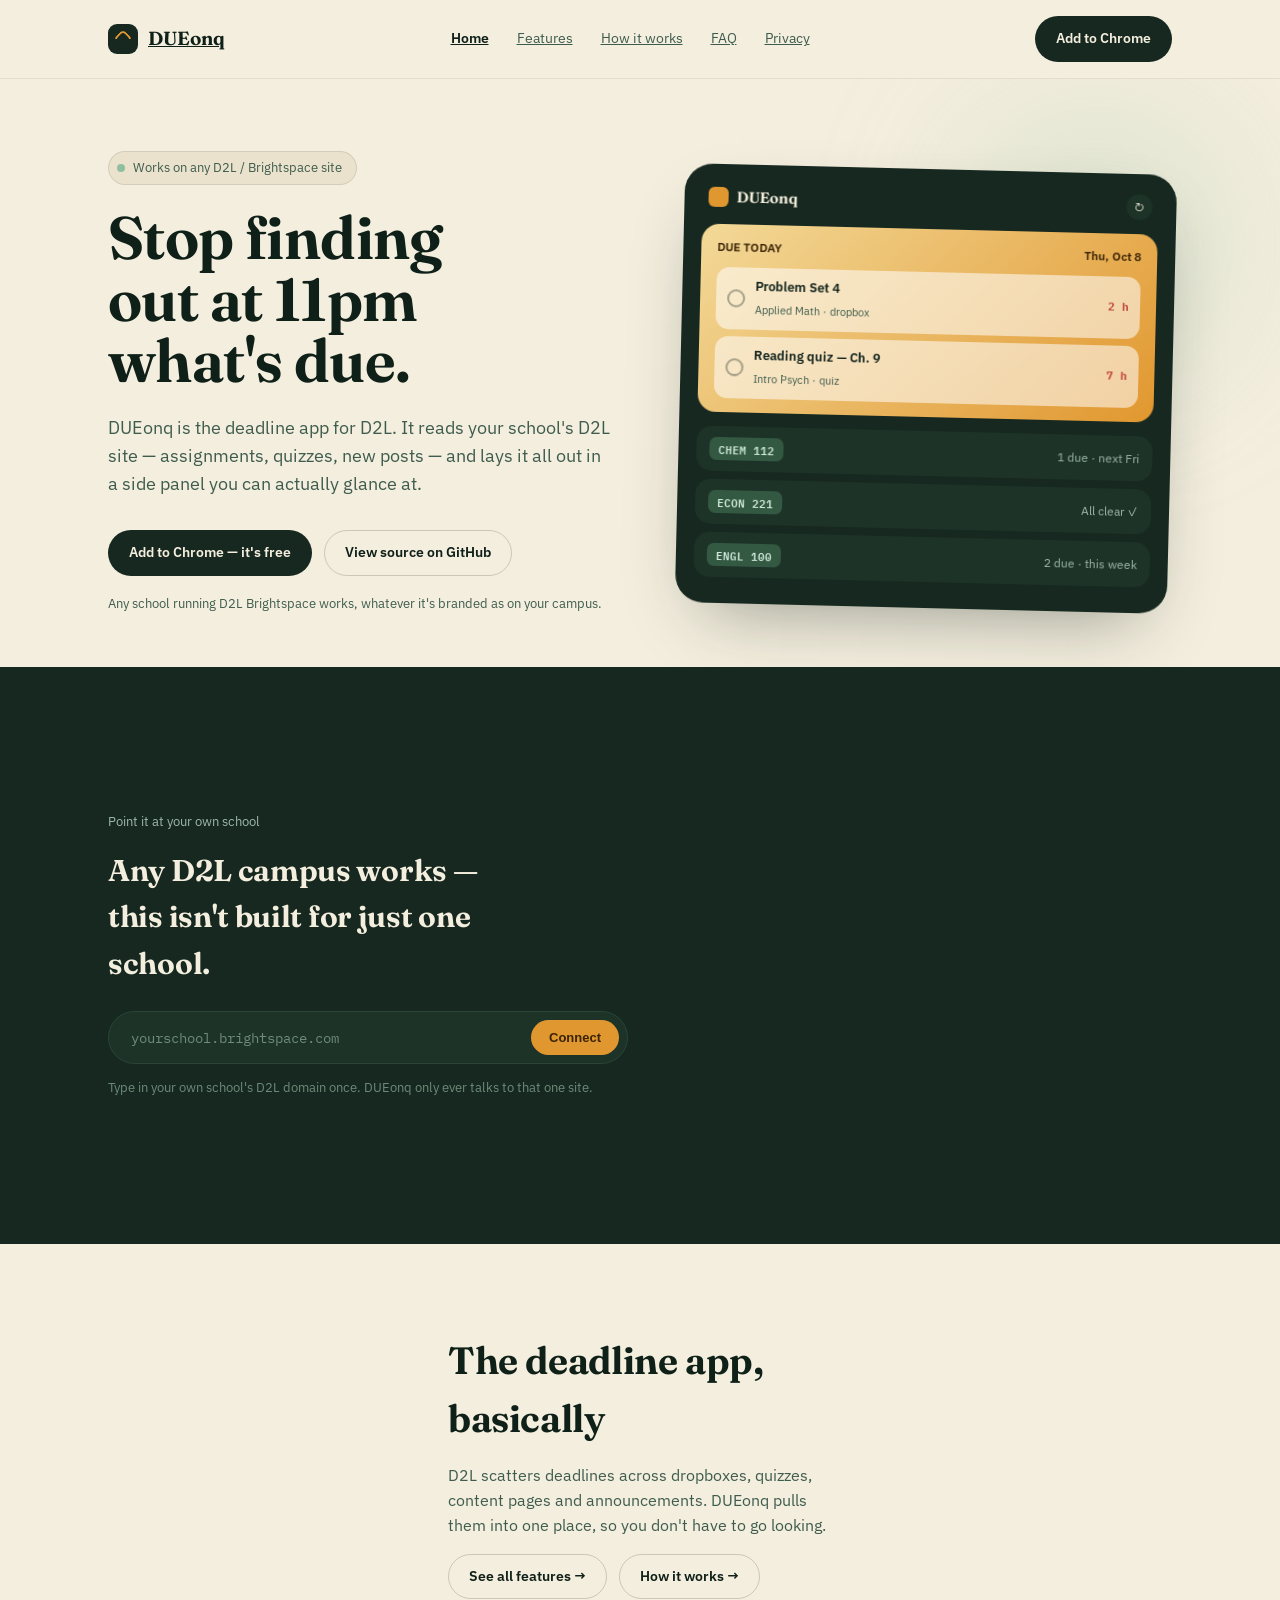
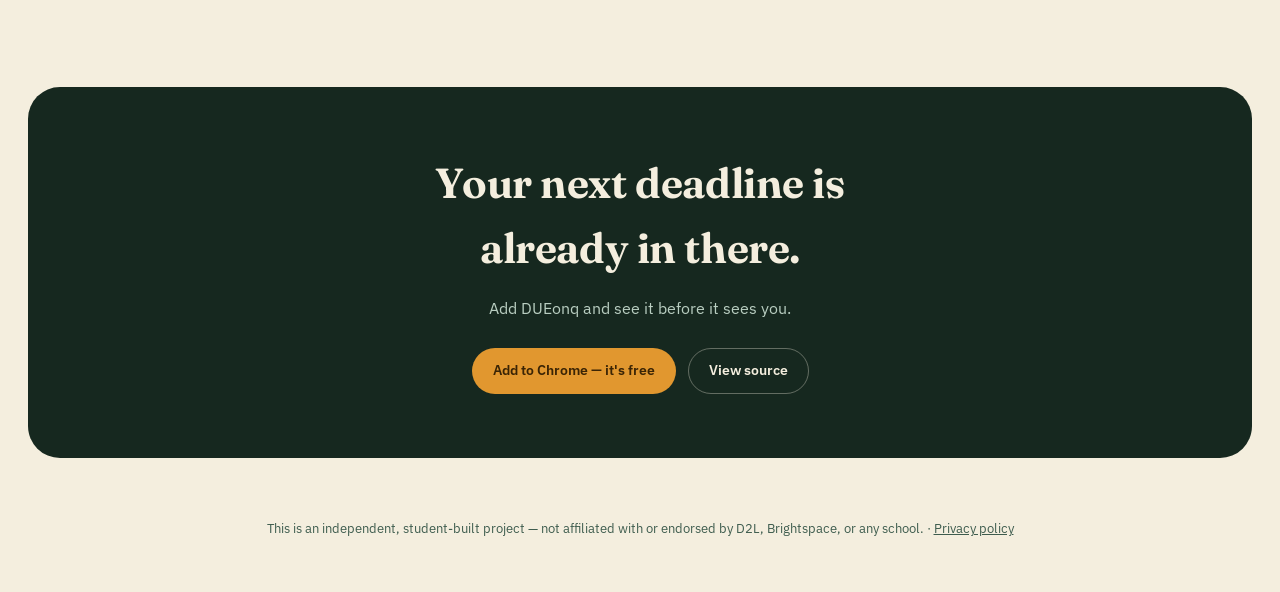
<file: index.html>
<!doctype html>
<html lang="en">
<head>
<meta name="google-site-verification" content="hMUTcQ-YqDeDLr-ZEizUN909sTgo_wmSA85USTtImL0" />
<meta charset="utf-8">
<meta name="viewport" content="width=device-width, initial-scale=1">
<title>DUEonq — Your D2L deadlines, sorted</title>
<meta name="description" content="DUEonq pulls every assignment, quiz and announcement from your school's D2L / Brightspace site into one Chrome side panel. Works on any D2L campus.">
<link rel="preconnect" href="https://fonts.googleapis.com">
<link rel="preconnect" href="https://fonts.gstatic.com" crossorigin>
<link href="https://fonts.googleapis.com/css2?family=Fraunces:opsz,wght@9..144,400;9..144,560;9..144,650&family=IBM+Plex+Sans:wght@400;500;600&family=IBM+Plex+Mono:wght@500;600&display=swap" rel="stylesheet">
<link rel="stylesheet" href="styles.css">
</head>
<body>

<nav class="top">
  <div class="row">
    <a class="brand" href="index.html"><span class="mark"></span>DUEonq</a>
    <div class="links">
      <a href="index.html" class="on">Home</a>
      <a href="features.html">Features</a>
      <a href="how-it-works.html">How it works</a>
      <a href="faq.html">FAQ</a>
      <a href="privacy.html">Privacy</a>
    </div>
    <a class="btn btn-dark" href="#">Add to Chrome</a>
  </div>
</nav>

<header class="hero">
  <div class="wrap hero-grid">
    <div>
      <span class="eyebrow-pill"><span class="dot"></span>Works on any D2L / Brightspace site</span>
      <h1 class="hero-h">Stop finding<br>out at 11pm<br>what's due.</h1>
      <p class="lead">DUEonq is the deadline app for D2L. It reads your school's D2L site — assignments, quizzes, new posts — and lays it all out in a side panel you can actually glance at.</p>
      <div class="hero-cta">
        <a class="btn btn-dark" href="#">Add to Chrome — it's free</a>
        <a class="btn btn-ghost" href="https://github.com/" target="_blank" rel="noopener">View source on GitHub</a>
      </div>
      <p class="hero-note">Any school running D2L Brightspace works, whatever it's branded as on your campus.</p>
    </div>
    <div class="mock-wrap">
      <div class="mock-glow"></div>
      <div class="mock">
        <div class="mock-top">
          <div class="mock-brand"><span class="m"></span>DUEonq</div>
          <div class="mock-dot">↻</div>
        </div>
        <div class="mock-hero">
          <div class="h"><span>DUE TODAY</span><span>Thu, Oct 8</span></div>
          <div class="mock-item">
            <span class="c"></span>
            <span class="t"><b>Problem Set 4</b><span>Applied Math · dropbox</span></span>
            <span class="w">2 h</span>
          </div>
          <div class="mock-item">
            <span class="c"></span>
            <span class="t"><b>Reading quiz — Ch. 9</b><span>Intro Psych · quiz</span></span>
            <span class="w">7 h</span>
          </div>
        </div>
        <div class="mock-course"><span class="code">CHEM 112</span><span class="n">1 due · next Fri</span></div>
        <div class="mock-course"><span class="code">ECON 221</span><span class="n">All clear ✓</span></div>
        <div class="mock-course"><span class="code">ENGL 100</span><span class="n">2 due · this week</span></div>
      </div>
    </div>
  </div>
</header>

<section class="strip">
  <div class="wrap">
    <p class="k">Point it at your own school</p>
    <h2 style="color:var(--paper); font-size:clamp(22px,2.6vw,30px); max-width:20ch;">Any D2L campus works — this isn't built for just one school.</h2>
    <div class="try" style="margin-top:24px;">
      <input type="text" class="mono" placeholder="yourschool.brightspace.com" aria-label="Your school's D2L domain">
      <button type="button">Connect</button>
    </div>
    <p class="sub">Type in your own school's D2L domain once. DUEonq only ever talks to that one site.</p>
  </div>
</section>

<section>
  <div class="wrap feat-head">
    <h2>The deadline app, basically</h2>
    <p>D2L scatters deadlines across dropboxes, quizzes, content pages and announcements. DUEonq pulls them into one place, so you don't have to go looking.</p>
    <div class="hero-cta" style="margin-top:8px;">
      <a class="btn btn-ghost" href="features.html">See all features →</a>
      <a class="btn btn-ghost" href="how-it-works.html">How it works →</a>
    </div>
  </div>
</section>

<div class="cta-block">
  <h2>Your next deadline is already in there.</h2>
  <p>Add DUEonq and see it before it sees you.</p>
  <div class="hero-cta">
    <a class="btn btn-amber" href="#">Add to Chrome — it's free</a>
    <a class="btn btn-outline" href="https://github.com/" target="_blank" rel="noopener">View source</a>
  </div>
</div>

<footer class="site">
  <p>This is an independent, student-built project — not affiliated with or endorsed by D2L, Brightspace, or any school. · <a href="privacy.html">Privacy policy</a></p>
</footer>

</body>
</html>
</file>
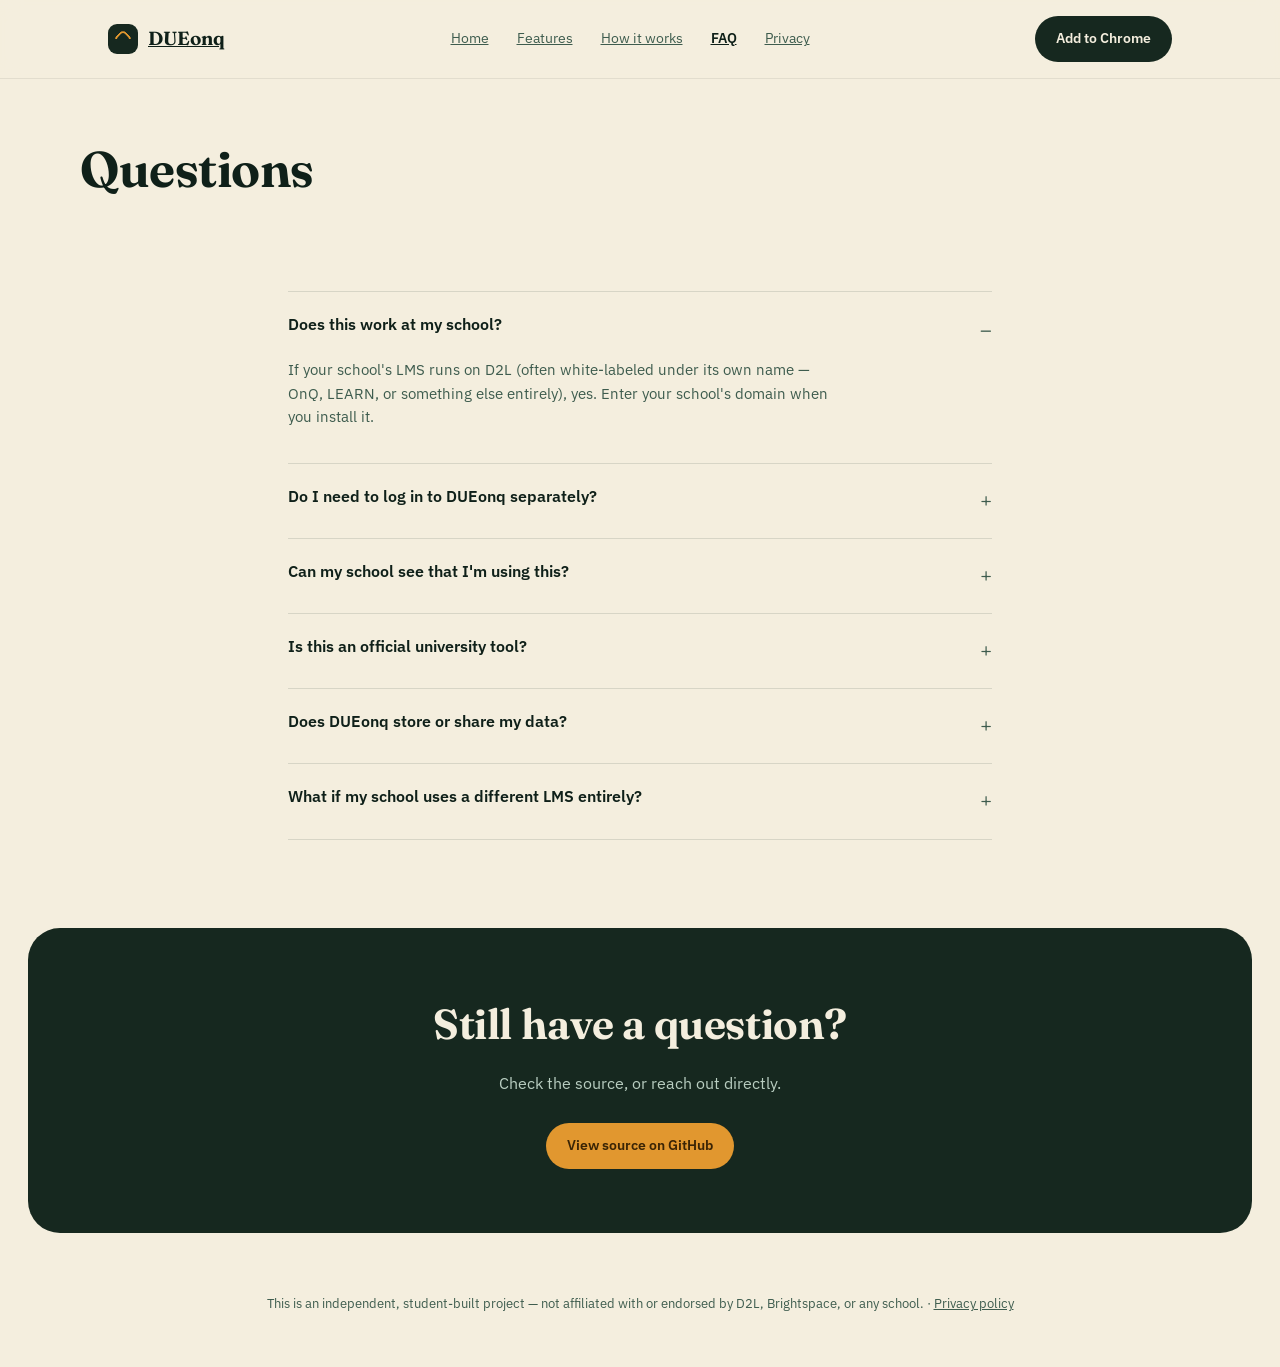
<file: faq.html>
<!doctype html>
<html lang="en">
<head>
<meta charset="utf-8">
<meta name="viewport" content="width=device-width, initial-scale=1">
<title>FAQ — DUEonq</title>
<meta name="description" content="Answers about whether DUEonq works at your school, what data it reads, and how it handles your D2L login.">
<link rel="preconnect" href="https://fonts.googleapis.com">
<link rel="preconnect" href="https://fonts.gstatic.com" crossorigin>
<link href="https://fonts.googleapis.com/css2?family=Fraunces:opsz,wght@9..144,400;9..144,560;9..144,650&family=IBM+Plex+Sans:wght@400;500;600&family=IBM+Plex+Mono:wght@500;600&display=swap" rel="stylesheet">
<link rel="stylesheet" href="styles.css">
</head>
<body>

<nav class="top">
  <div class="row">
    <a class="brand" href="index.html"><span class="mark"></span>DUEonq</a>
    <div class="links">
      <a href="index.html">Home</a>
      <a href="features.html">Features</a>
      <a href="how-it-works.html">How it works</a>
      <a href="faq.html" class="on">FAQ</a>
      <a href="privacy.html">Privacy</a>
    </div>
    <a class="btn btn-dark" href="#">Add to Chrome</a>
  </div>
</nav>

<div class="wrap page-head">
  <h1>Questions</h1>
</div>

<section>
  <div class="wrap faq">
    <details open>
      <summary>Does this work at my school?</summary>
      <p>If your school's LMS runs on D2L (often white-labeled under its own name — OnQ, LEARN, or something else entirely), yes. Enter your school's domain when you install it.</p>
    </details>
    <details>
      <summary>Do I need to log in to DUEonq separately?</summary>
      <p>No. It reads your existing, already-logged-in D2L session in your browser — there's no separate account to create.</p>
    </details>
    <details>
      <summary>Can my school see that I'm using this?</summary>
      <p>DUEonq makes the same kind of requests your browser already makes when you click around D2L. It doesn't identify itself as anything unusual, and it doesn't add, change, or submit anything on your behalf.</p>
    </details>
    <details>
      <summary>Is this an official university tool?</summary>
      <p>No. DUEonq is an independent, student-built project and isn't affiliated with or endorsed by any university, D2L, or Brightspace.</p>
    </details>
    <details>
      <summary>Does DUEonq store or share my data?</summary>
      <p>Everything stays in your browser's local storage. There's no server to send it to. See the <a href="privacy.html">privacy policy</a> for the full breakdown.</p>
    </details>
    <details>
      <summary>What if my school uses a different LMS entirely?</summary>
      <p>DUEonq only works with D2L / Brightspace. It won't work on Canvas, Moodle, or Blackboard's own platform.</p>
    </details>
  </div>
</section>

<div class="cta-block">
  <h2>Still have a question?</h2>
  <p>Check the source, or reach out directly.</p>
  <div class="hero-cta">
    <a class="btn btn-amber" href="https://github.com/" target="_blank" rel="noopener">View source on GitHub</a>
  </div>
</div>

<footer class="site">
  <p>This is an independent, student-built project — not affiliated with or endorsed by D2L, Brightspace, or any school. · <a href="privacy.html">Privacy policy</a></p>
</footer>

</body>
</html>
</file>
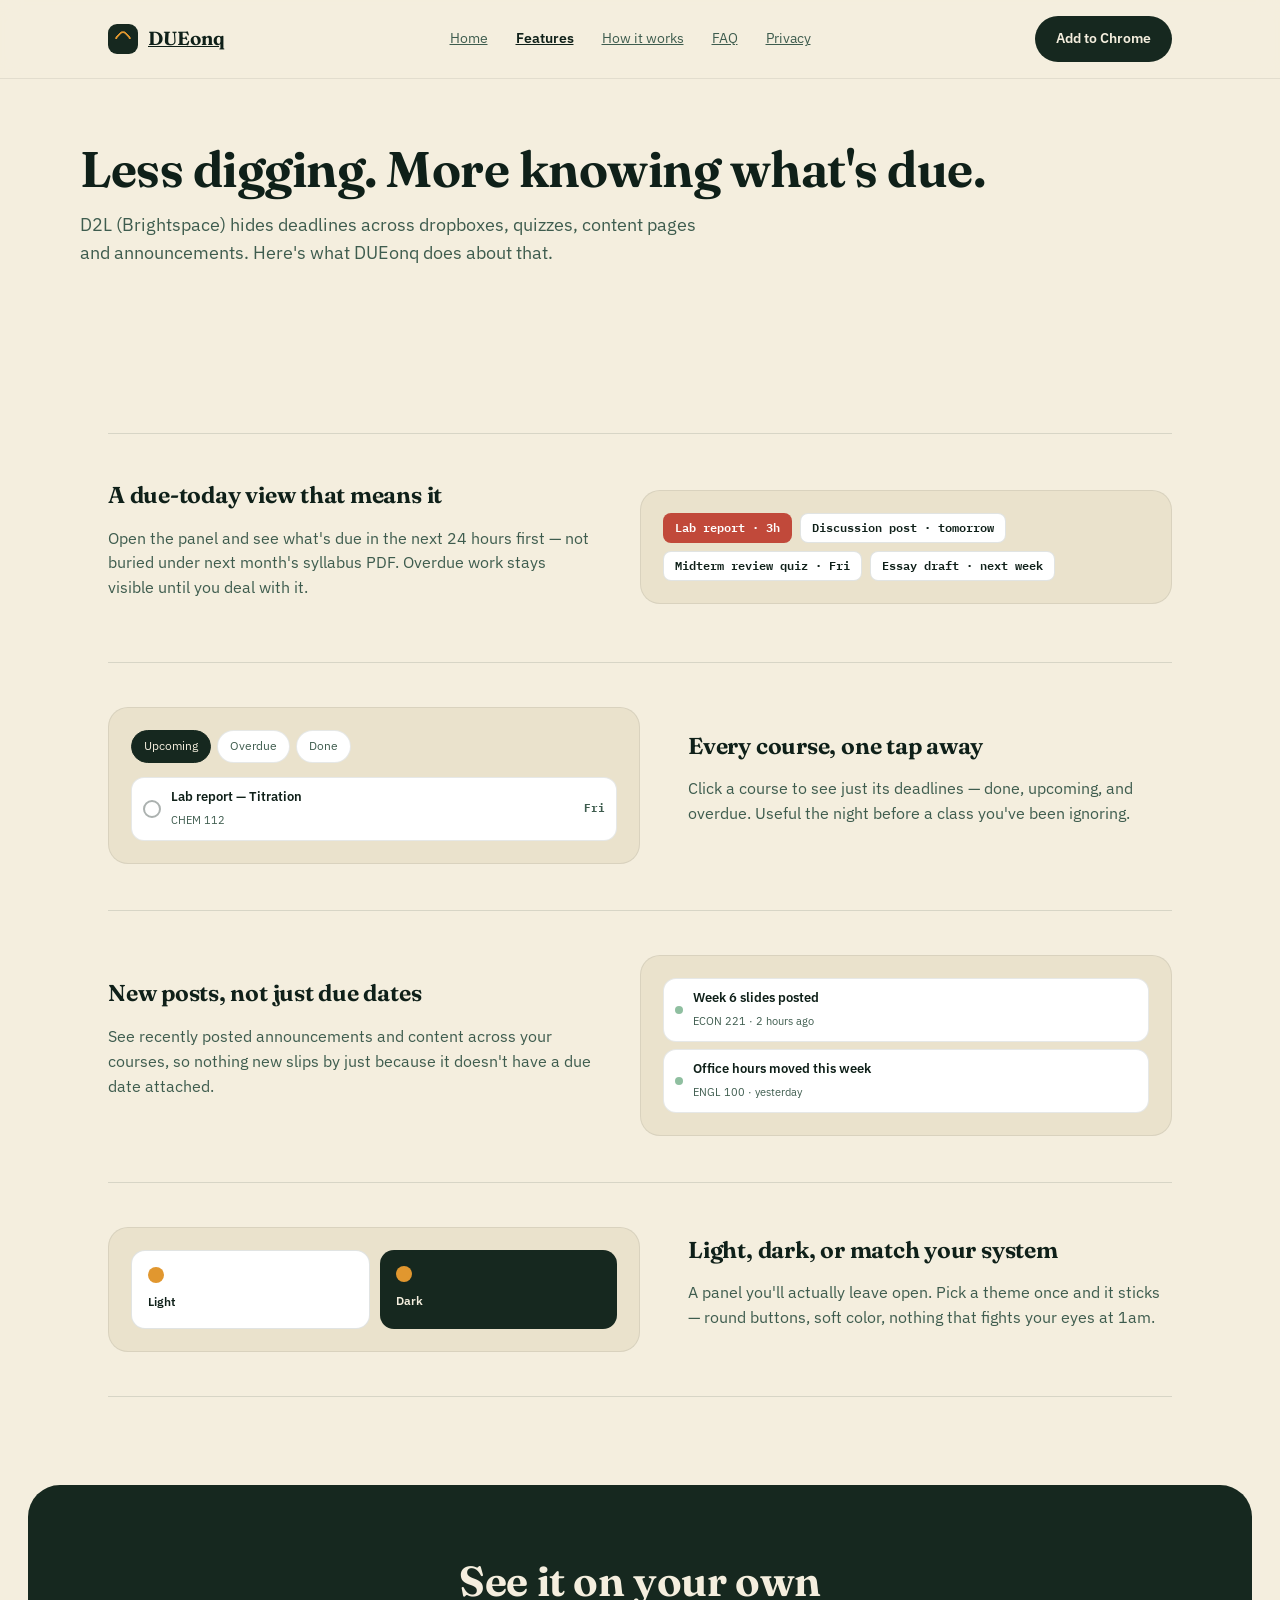
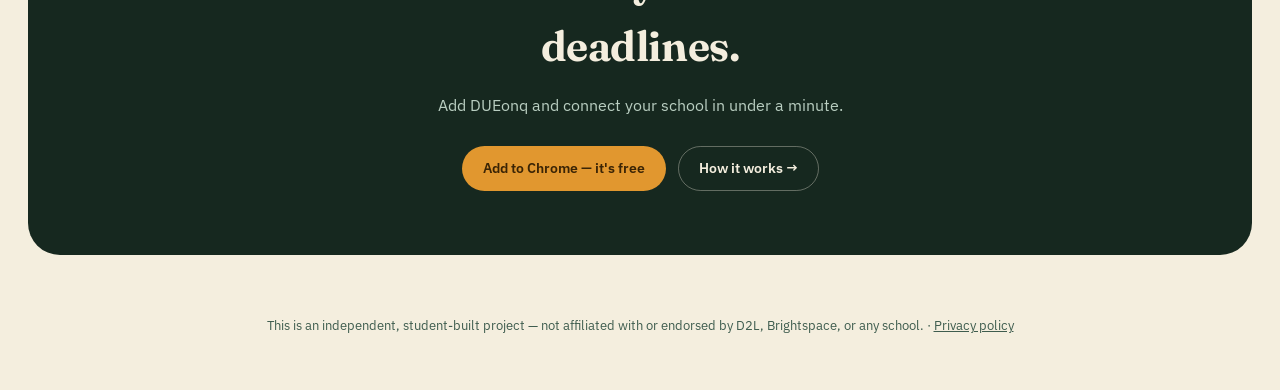
<file: features.html>
<!doctype html>
<html lang="en">
<head>
<meta charset="utf-8">
<meta name="viewport" content="width=device-width, initial-scale=1">
<title>Features — DUEonq</title>
<meta name="description" content="See what DUEonq does: a due-today view, per-course breakdowns, and light/dark themes for your D2L deadlines.">
<link rel="preconnect" href="https://fonts.googleapis.com">
<link rel="preconnect" href="https://fonts.gstatic.com" crossorigin>
<link href="https://fonts.googleapis.com/css2?family=Fraunces:opsz,wght@9..144,400;9..144,560;9..144,650&family=IBM+Plex+Sans:wght@400;500;600&family=IBM+Plex+Mono:wght@500;600&display=swap" rel="stylesheet">
<link rel="stylesheet" href="styles.css">
</head>
<body>

<nav class="top">
  <div class="row">
    <a class="brand" href="index.html"><span class="mark"></span>DUEonq</a>
    <div class="links">
      <a href="index.html">Home</a>
      <a href="features.html" class="on">Features</a>
      <a href="how-it-works.html">How it works</a>
      <a href="faq.html">FAQ</a>
      <a href="privacy.html">Privacy</a>
    </div>
    <a class="btn btn-dark" href="#">Add to Chrome</a>
  </div>
</nav>

<div class="wrap page-head">
  <h1>Less digging. More knowing what's due.</h1>
  <p>D2L (Brightspace) hides deadlines across dropboxes, quizzes, content pages and announcements. Here's what DUEonq does about that.</p>
</div>

<section>
  <div class="wrap feat-list">
    <div class="feat-row">
      <div class="feat-copy">
        <h3>A due-today view that means it</h3>
        <p>Open the panel and see what's due in the next 24 hours first — not buried under next month's syllabus PDF. Overdue work stays visible until you deal with it.</p>
      </div>
      <div class="feat-art">
        <div class="today-badges">
          <span class="badge soon">Lab report · 3h</span>
          <span class="badge">Discussion post · tomorrow</span>
          <span class="badge">Midterm review quiz · Fri</span>
          <span class="badge">Essay draft · next week</span>
        </div>
      </div>
    </div>

    <div class="feat-row rev">
      <div class="feat-copy">
        <h3>Every course, one tap away</h3>
        <p>Click a course to see just its deadlines — done, upcoming, and overdue. Useful the night before a class you've been ignoring.</p>
      </div>
      <div class="feat-art">
        <div class="tabbar"><span class="on">Upcoming</span><span>Overdue</span><span>Done</span></div>
        <div class="mock-item" style="background:#fff; border:1px solid rgba(15,32,25,.1)">
          <span class="c"></span>
          <span class="t"><b>Lab report — Titration</b><span>CHEM 112</span></span>
          <span class="w" style="color:var(--ink-soft)">Fri</span>
        </div>
      </div>
    </div>

    <div class="feat-row">
      <div class="feat-copy">
        <h3>New posts, not just due dates</h3>
        <p>See recently posted announcements and content across your courses, so nothing new slips by just because it doesn't have a due date attached.</p>
      </div>
      <div class="feat-art">
        <div class="mock-item" style="background:#fff; border:1px solid rgba(15,32,25,.1)">
          <span class="c" style="border:none; background:var(--sage); width:8px; height:8px;"></span>
          <span class="t"><b>Week 6 slides posted</b><span>ECON 221 · 2 hours ago</span></span>
        </div>
        <div class="mock-item" style="background:#fff; border:1px solid rgba(15,32,25,.1)">
          <span class="c" style="border:none; background:var(--sage); width:8px; height:8px;"></span>
          <span class="t"><b>Office hours moved this week</b><span>ENGL 100 · yesterday</span></span>
        </div>
      </div>
    </div>

    <div class="feat-row rev">
      <div class="feat-copy">
        <h3>Light, dark, or match your system</h3>
        <p>A panel you'll actually leave open. Pick a theme once and it sticks — round buttons, soft color, nothing that fights your eyes at 1am.</p>
      </div>
      <div class="feat-art">
        <div class="theme-row">
          <div class="theme-chip light"><div class="sw"></div>Light</div>
          <div class="theme-chip dark"><div class="sw"></div>Dark</div>
        </div>
      </div>
    </div>
  </div>
</section>

<div class="cta-block">
  <h2>See it on your own deadlines.</h2>
  <p>Add DUEonq and connect your school in under a minute.</p>
  <div class="hero-cta">
    <a class="btn btn-amber" href="#">Add to Chrome — it's free</a>
    <a class="btn btn-outline" href="how-it-works.html">How it works →</a>
  </div>
</div>

<footer class="site">
  <p>This is an independent, student-built project — not affiliated with or endorsed by D2L, Brightspace, or any school. · <a href="privacy.html">Privacy policy</a></p>
</footer>

</body>
</html>
</file>
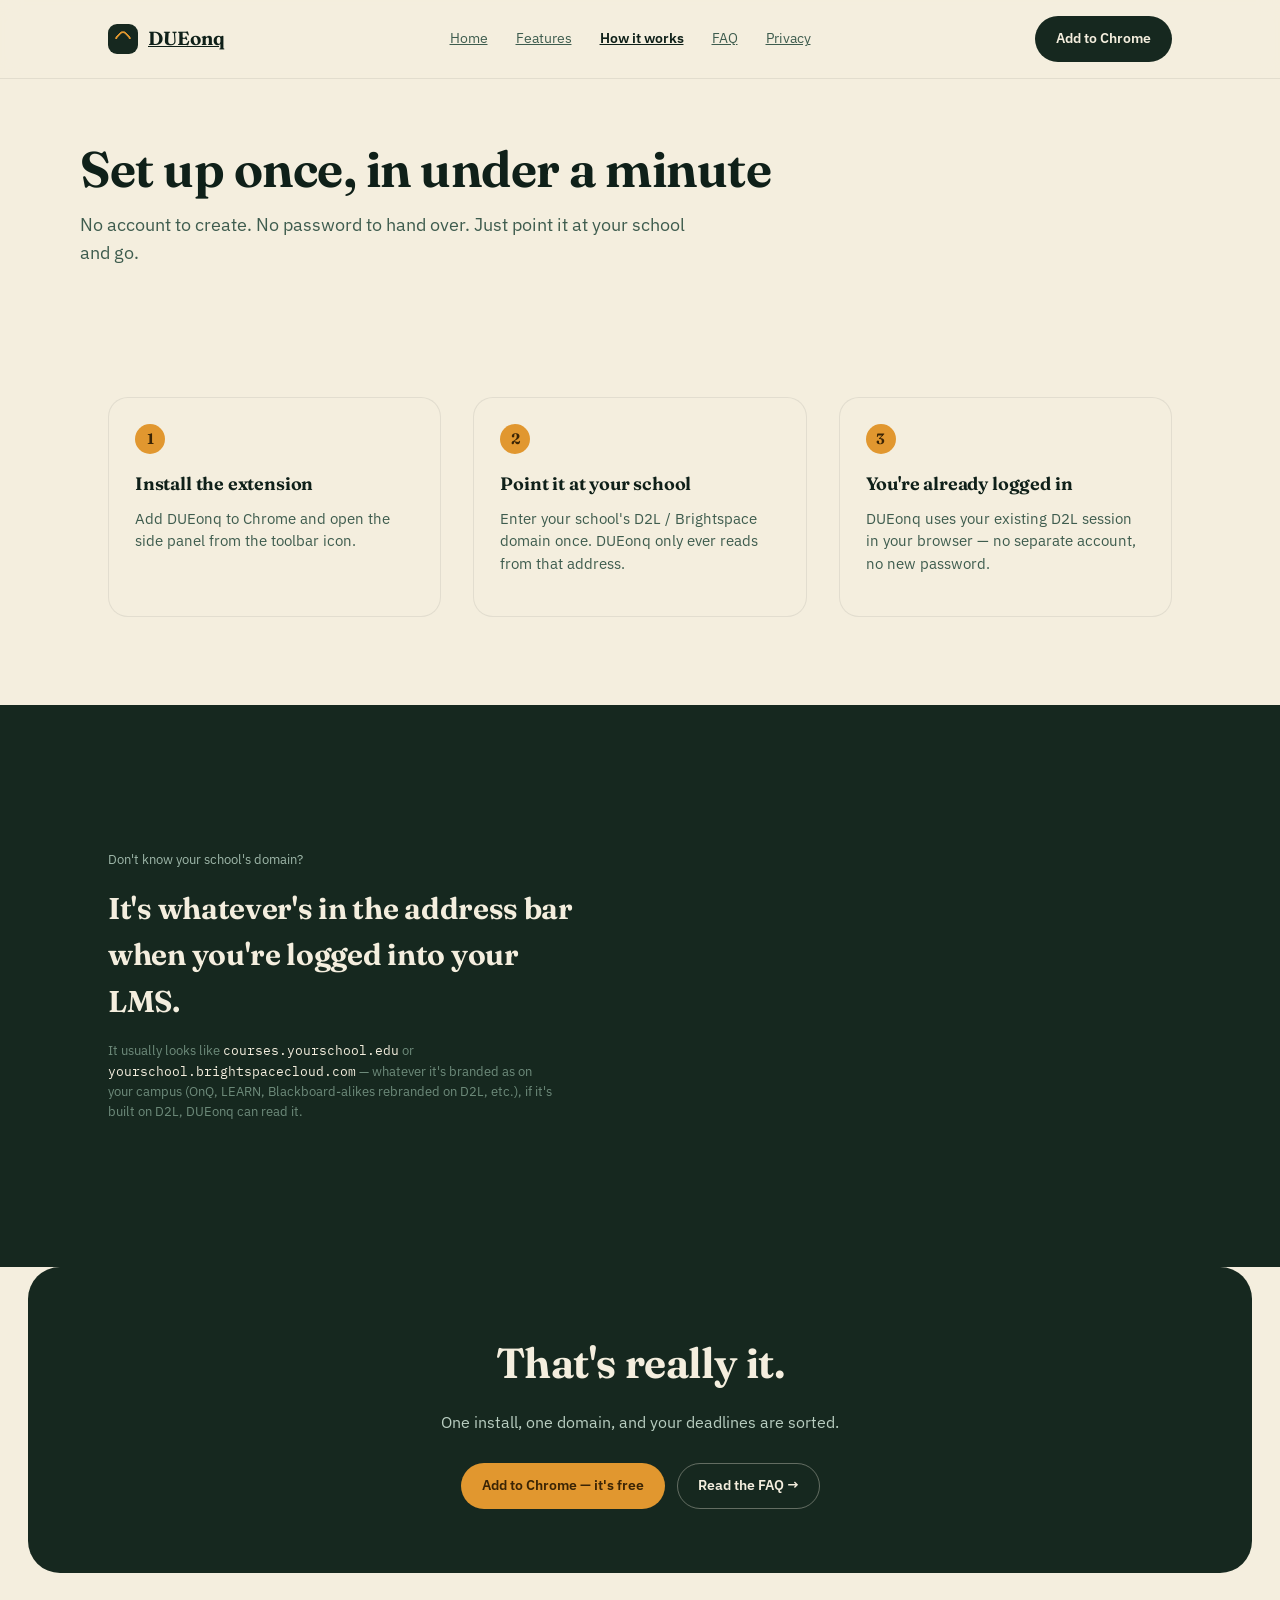
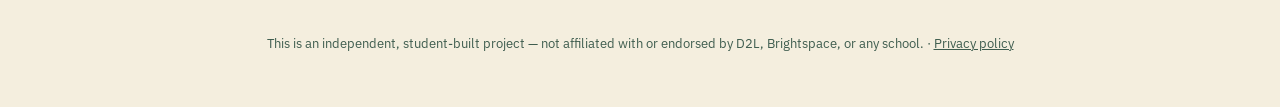
<file: how-it-works.html>
<!doctype html>
<html lang="en">
<head>
<meta charset="utf-8">
<meta name="viewport" content="width=device-width, initial-scale=1">
<title>How it works — DUEonq</title>
<meta name="description" content="Install DUEonq, point it at your school's D2L domain, and it uses your existing session — no new account needed.">
<link rel="preconnect" href="https://fonts.googleapis.com">
<link rel="preconnect" href="https://fonts.gstatic.com" crossorigin>
<link href="https://fonts.googleapis.com/css2?family=Fraunces:opsz,wght@9..144,400;9..144,560;9..144,650&family=IBM+Plex+Sans:wght@400;500;600&family=IBM+Plex+Mono:wght@500;600&display=swap" rel="stylesheet">
<link rel="stylesheet" href="styles.css">
</head>
<body>

<nav class="top">
  <div class="row">
    <a class="brand" href="index.html"><span class="mark"></span>DUEonq</a>
    <div class="links">
      <a href="index.html">Home</a>
      <a href="features.html">Features</a>
      <a href="how-it-works.html" class="on">How it works</a>
      <a href="faq.html">FAQ</a>
      <a href="privacy.html">Privacy</a>
    </div>
    <a class="btn btn-dark" href="#">Add to Chrome</a>
  </div>
</nav>

<div class="wrap page-head">
  <h1>Set up once, in under a minute</h1>
  <p>No account to create. No password to hand over. Just point it at your school and go.</p>
</div>

<section class="how" style="background:transparent;">
  <div class="wrap">
    <div class="how-grid" style="margin-top:16px;">
      <div class="how-step">
        <div class="num">1</div>
        <h3>Install the extension</h3>
        <p>Add DUEonq to Chrome and open the side panel from the toolbar icon.</p>
      </div>
      <div class="how-step">
        <div class="num">2</div>
        <h3>Point it at your school</h3>
        <p>Enter your school's D2L / Brightspace domain once. DUEonq only ever reads from that address.</p>
      </div>
      <div class="how-step">
        <div class="num">3</div>
        <h3>You're already logged in</h3>
        <p>DUEonq uses your existing D2L session in your browser — no separate account, no new password.</p>
      </div>
    </div>
  </div>
</section>

<section class="strip">
  <div class="wrap">
    <p class="k">Don't know your school's domain?</p>
    <h2 style="color:var(--paper); font-size:clamp(22px,2.6vw,30px); max-width:24ch;">It's whatever's in the address bar when you're logged into your LMS.</h2>
    <p class="sub" style="margin-top:16px; max-width:56ch;">It usually looks like <span class="mono" style="color:var(--paper)">courses.yourschool.edu</span> or <span class="mono" style="color:var(--paper)">yourschool.brightspacecloud.com</span> — whatever it's branded as on your campus (OnQ, LEARN, Blackboard-alikes rebranded on D2L, etc.), if it's built on D2L, DUEonq can read it.</p>
  </div>
</section>

<div class="cta-block">
  <h2>That's really it.</h2>
  <p>One install, one domain, and your deadlines are sorted.</p>
  <div class="hero-cta">
    <a class="btn btn-amber" href="#">Add to Chrome — it's free</a>
    <a class="btn btn-outline" href="faq.html">Read the FAQ →</a>
  </div>
</div>

<footer class="site">
  <p>This is an independent, student-built project — not affiliated with or endorsed by D2L, Brightspace, or any school. · <a href="privacy.html">Privacy policy</a></p>
</footer>

</body>
</html>
</file>
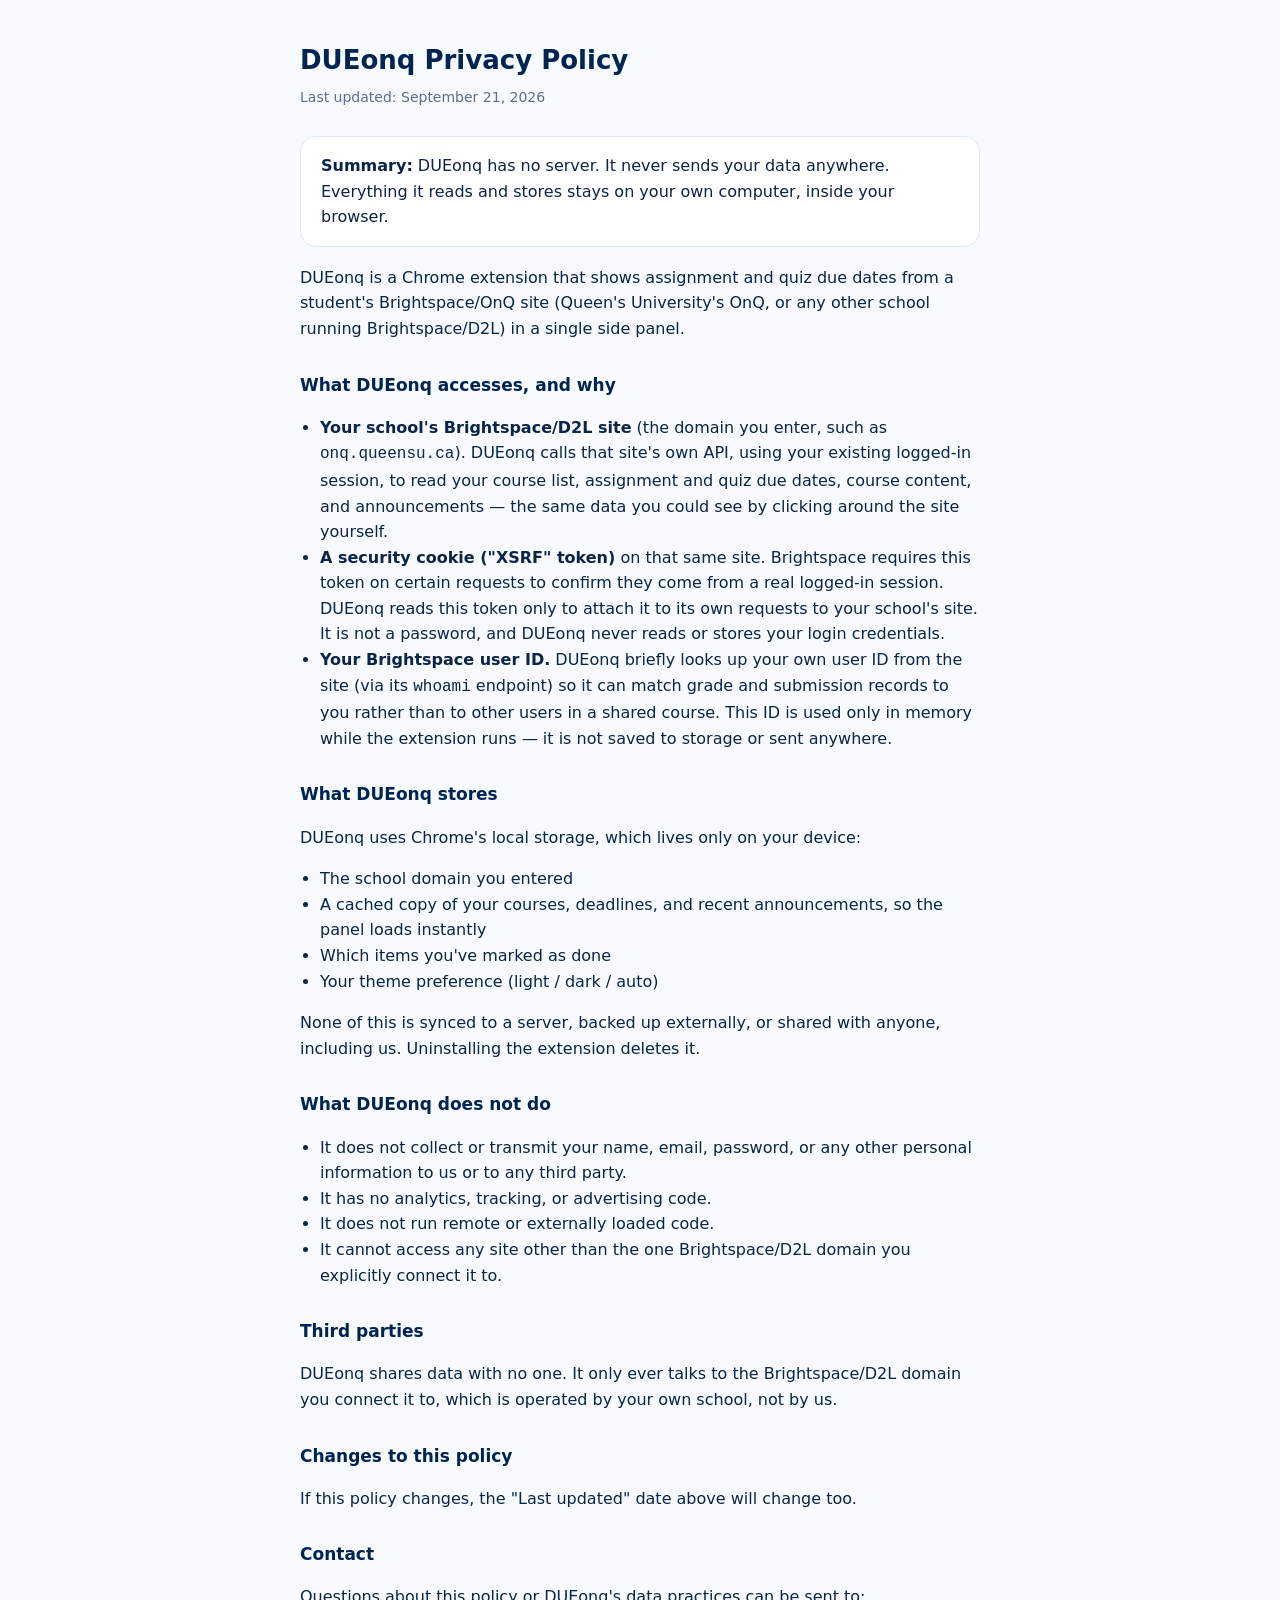
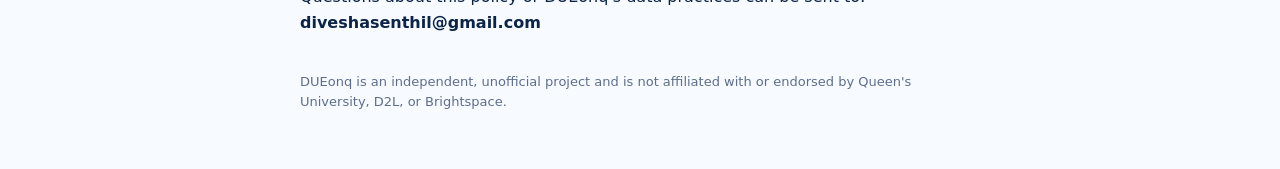
<file: privacy-policy.html>
<!doctype html>
<html lang="en" data-theme="light">
<head>
<meta charset="utf-8">
<meta name="viewport" content="width=device-width, initial-scale=1, viewport-fit=cover">
<title>DUEonq — Privacy Policy</title>
<style>
:root{--bg:#F7FAFF;--ink:#0B2447;--muted:#5E6E8A;--card:#fff;--accent:#002452;--border:#E3EAF5}
@media (prefers-color-scheme: dark){:root:not([data-theme="light"]){--bg:#0B1322;--ink:#EAF0FF;--muted:#9BA9C6;--card:#151B2D;--accent:#EABE30;--border:#26324F}}
:root[data-theme="dark"]{--bg:#0B1322;--ink:#EAF0FF;--muted:#9BA9C6;--card:#151B2D;--accent:#EABE30;--border:#26324F}
*{box-sizing:border-box}
html,body{margin:0;padding:0;background:var(--bg);color:var(--ink)}
body{font:16px/1.6 system-ui,-apple-system,"Segoe UI",sans-serif;padding:env(safe-area-inset-top,0) 16px env(safe-area-inset-bottom,0)}
main{max-width:680px;margin:0 auto;padding:40px 0 60px}
h1{font-size:26px;margin:0 0 4px;color:var(--accent)}
.updated{color:var(--muted);font-size:14px;margin-bottom:28px}
h2{font-size:17px;margin:30px 0 8px;color:var(--accent)}
p,li{color:var(--ink)}
ul{padding-left:20px}
.card{background:var(--card);border:1px solid var(--border);border-radius:16px;padding:16px 20px;margin:18px 0}
.card p{margin:0}
a{color:var(--accent)}
footer{margin-top:36px;font-size:13px;color:var(--muted)}
</style>
</head>
<body>
<main>
  <h1>DUEonq Privacy Policy</h1>
  <div class="updated">Last updated: September 21, 2026</div>

  <div class="card">
    <p><strong>Summary:</strong> DUEonq has no server. It never sends your data anywhere. Everything it reads and stores stays on your own computer, inside your browser.</p>
  </div>

  <p>DUEonq is a Chrome extension that shows assignment and quiz due dates from a student's Brightspace/OnQ site (Queen's University's OnQ, or any other school running Brightspace/D2L) in a single side panel.</p>

  <h2>What DUEonq accesses, and why</h2>
  <ul>
    <li><strong>Your school's Brightspace/D2L site</strong> (the domain you enter, such as <code>onq.queensu.ca</code>). DUEonq calls that site's own API, using your existing logged-in session, to read your course list, assignment and quiz due dates, course content, and announcements — the same data you could see by clicking around the site yourself.</li>
    <li><strong>A security cookie ("XSRF" token)</strong> on that same site. Brightspace requires this token on certain requests to confirm they come from a real logged-in session. DUEonq reads this token only to attach it to its own requests to your school's site. It is not a password, and DUEonq never reads or stores your login credentials.</li>
    <li><strong>Your Brightspace user ID.</strong> DUEonq briefly looks up your own user ID from the site (via its <code>whoami</code> endpoint) so it can match grade and submission records to you rather than to other users in a shared course. This ID is used only in memory while the extension runs — it is not saved to storage or sent anywhere.</li>
  </ul>

  <h2>What DUEonq stores</h2>
  <p>DUEonq uses Chrome's local storage, which lives only on your device:</p>
  <ul>
    <li>The school domain you entered</li>
    <li>A cached copy of your courses, deadlines, and recent announcements, so the panel loads instantly</li>
    <li>Which items you've marked as done</li>
    <li>Your theme preference (light / dark / auto)</li>
  </ul>
  <p>None of this is synced to a server, backed up externally, or shared with anyone, including us. Uninstalling the extension deletes it.</p>

  <h2>What DUEonq does not do</h2>
  <ul>
    <li>It does not collect or transmit your name, email, password, or any other personal information to us or to any third party.</li>
    <li>It has no analytics, tracking, or advertising code.</li>
    <li>It does not run remote or externally loaded code.</li>
    <li>It cannot access any site other than the one Brightspace/D2L domain you explicitly connect it to.</li>
  </ul>

  <h2>Third parties</h2>
  <p>DUEonq shares data with no one. It only ever talks to the Brightspace/D2L domain you connect it to, which is operated by your own school, not by us.</p>

  <h2>Changes to this policy</h2>
  <p>If this policy changes, the "Last updated" date above will change too.</p>

  <h2>Contact</h2>
  <p>Questions about this policy or DUEonq's data practices can be sent to: <strong>diveshasenthil@gmail.com</strong></p>

  <footer>DUEonq is an independent, unofficial project and is not affiliated with or endorsed by Queen's University, D2L, or Brightspace.</footer>
</main>
</body>
</html>
</file>
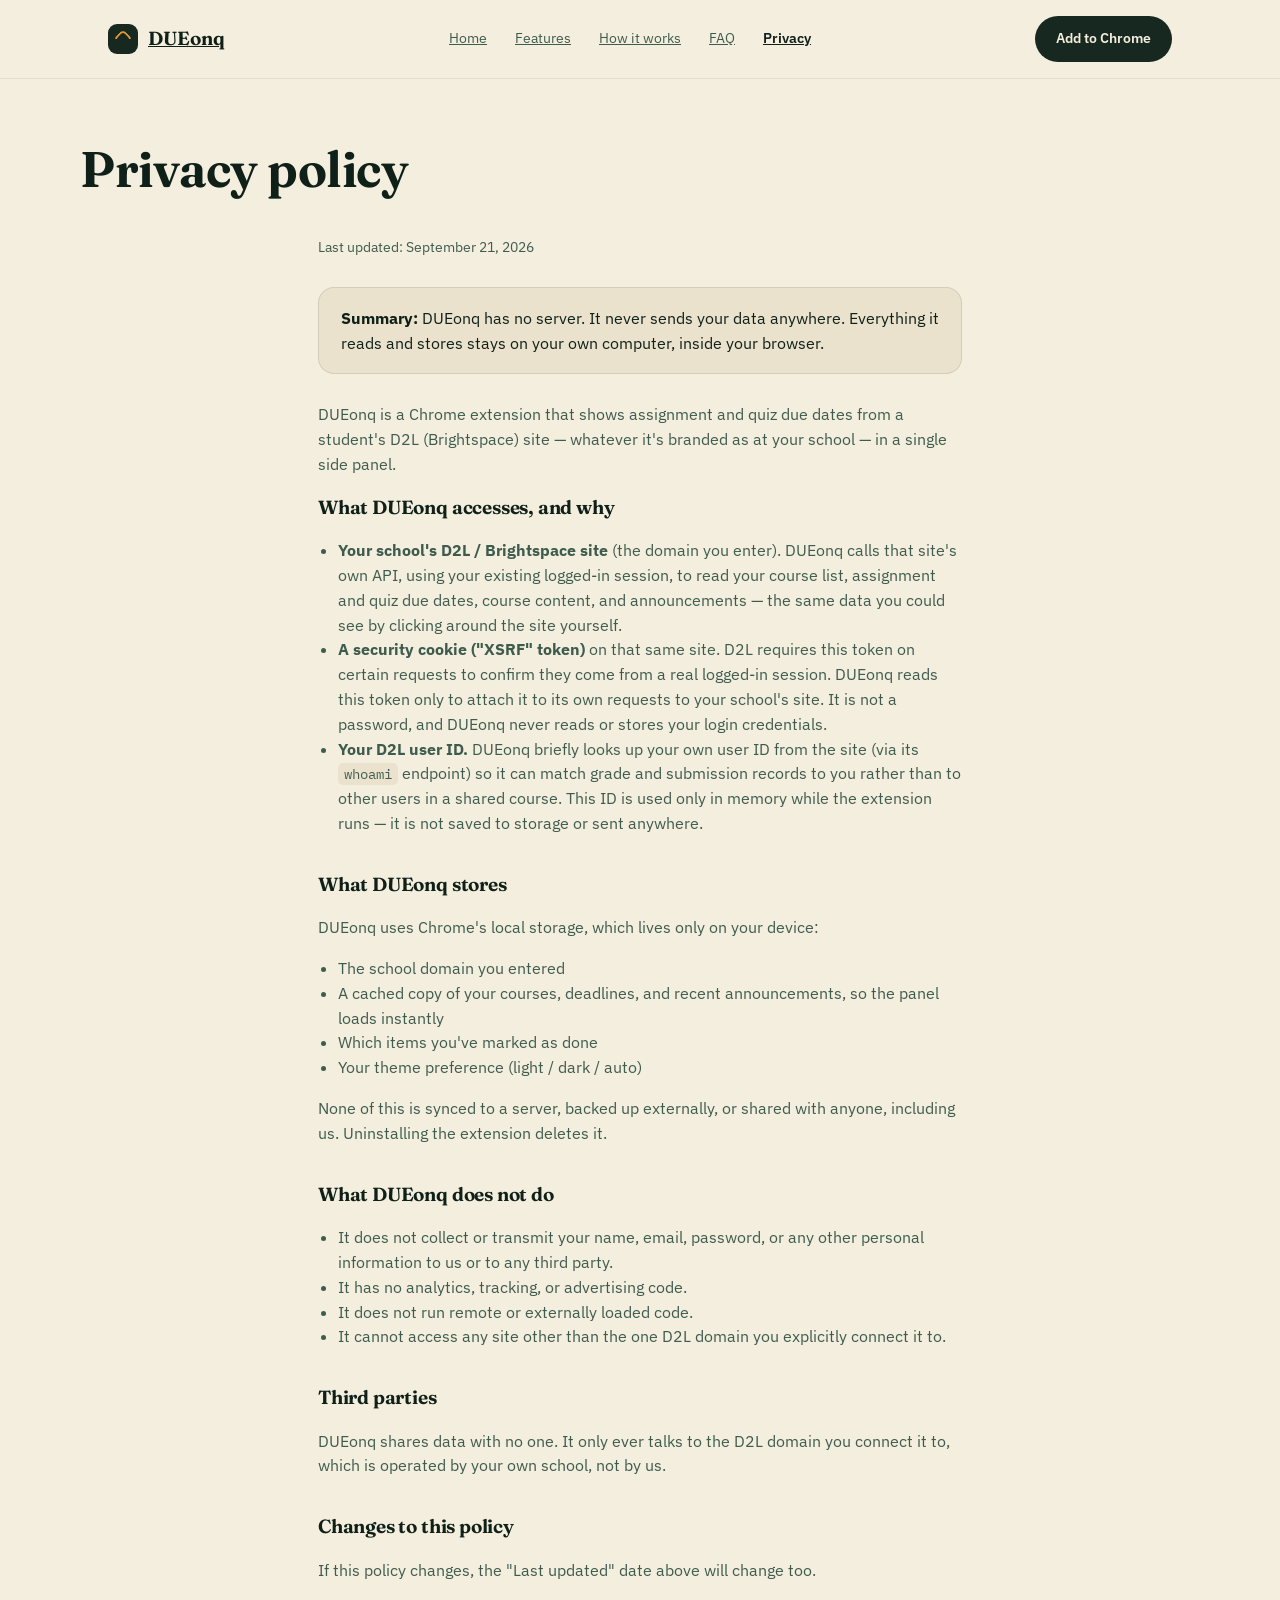
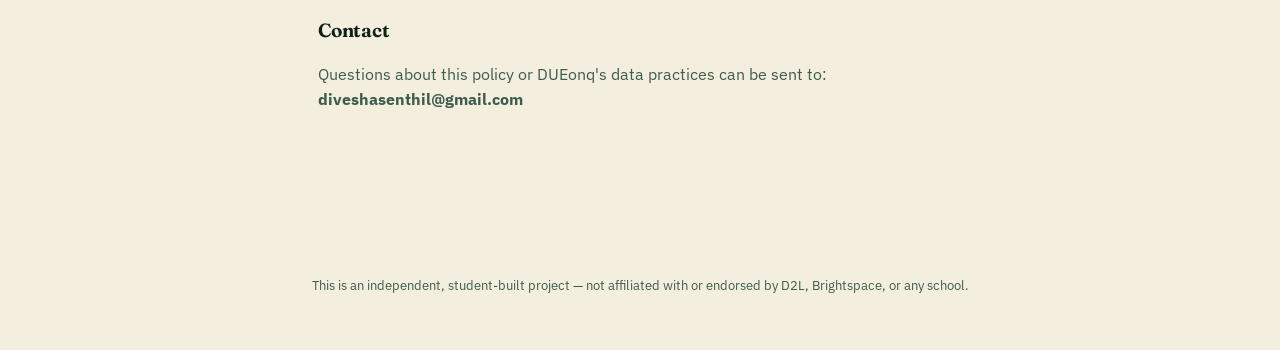
<file: privacy.html>
<!doctype html>
<html lang="en">
<head>
<meta charset="utf-8">
<meta name="viewport" content="width=device-width, initial-scale=1">
<title>Privacy policy — DUEonq</title>
<meta name="description" content="DUEonq has no server. Everything it reads from your school's D2L site stays in your browser.">
<link rel="preconnect" href="https://fonts.googleapis.com">
<link rel="preconnect" href="https://fonts.gstatic.com" crossorigin>
<link href="https://fonts.googleapis.com/css2?family=Fraunces:opsz,wght@9..144,400;9..144,560;9..144,650&family=IBM+Plex+Sans:wght@400;500;600&family=IBM+Plex+Mono:wght@500;600&display=swap" rel="stylesheet">
<link rel="stylesheet" href="styles.css">
</head>
<body>

<nav class="top">
  <div class="row">
    <a class="brand" href="index.html"><span class="mark"></span>DUEonq</a>
    <div class="links">
      <a href="index.html">Home</a>
      <a href="features.html">Features</a>
      <a href="how-it-works.html">How it works</a>
      <a href="faq.html">FAQ</a>
      <a href="privacy.html" class="on">Privacy</a>
    </div>
    <a class="btn btn-dark" href="#">Add to Chrome</a>
  </div>
</nav>

<div class="wrap page-head">
  <h1>Privacy policy</h1>
</div>

<section style="padding-top:24px;">
  <div class="wrap policy">
    <div class="updated">Last updated: September 21, 2026</div>

    <div class="callout">
      <p><strong>Summary:</strong> DUEonq has no server. It never sends your data anywhere. Everything it reads and stores stays on your own computer, inside your browser.</p>
    </div>

    <p>DUEonq is a Chrome extension that shows assignment and quiz due dates from a student's D2L (Brightspace) site — whatever it's branded as at your school — in a single side panel.</p>

    <h2>What DUEonq accesses, and why</h2>
    <ul>
      <li><strong>Your school's D2L / Brightspace site</strong> (the domain you enter). DUEonq calls that site's own API, using your existing logged-in session, to read your course list, assignment and quiz due dates, course content, and announcements — the same data you could see by clicking around the site yourself.</li>
      <li><strong>A security cookie ("XSRF" token)</strong> on that same site. D2L requires this token on certain requests to confirm they come from a real logged-in session. DUEonq reads this token only to attach it to its own requests to your school's site. It is not a password, and DUEonq never reads or stores your login credentials.</li>
      <li><strong>Your D2L user ID.</strong> DUEonq briefly looks up your own user ID from the site (via its <code>whoami</code> endpoint) so it can match grade and submission records to you rather than to other users in a shared course. This ID is used only in memory while the extension runs — it is not saved to storage or sent anywhere.</li>
    </ul>

    <h2>What DUEonq stores</h2>
    <p>DUEonq uses Chrome's local storage, which lives only on your device:</p>
    <ul>
      <li>The school domain you entered</li>
      <li>A cached copy of your courses, deadlines, and recent announcements, so the panel loads instantly</li>
      <li>Which items you've marked as done</li>
      <li>Your theme preference (light / dark / auto)</li>
    </ul>
    <p>None of this is synced to a server, backed up externally, or shared with anyone, including us. Uninstalling the extension deletes it.</p>

    <h2>What DUEonq does not do</h2>
    <ul>
      <li>It does not collect or transmit your name, email, password, or any other personal information to us or to any third party.</li>
      <li>It has no analytics, tracking, or advertising code.</li>
      <li>It does not run remote or externally loaded code.</li>
      <li>It cannot access any site other than the one D2L domain you explicitly connect it to.</li>
    </ul>

    <h2>Third parties</h2>
    <p>DUEonq shares data with no one. It only ever talks to the D2L domain you connect it to, which is operated by your own school, not by us.</p>

    <h2>Changes to this policy</h2>
    <p>If this policy changes, the "Last updated" date above will change too.</p>

    <h2>Contact</h2>
    <p>Questions about this policy or DUEonq's data practices can be sent to: <strong>diveshasenthil@gmail.com</strong></p>
  </div>
</section>

<footer class="site">
  <p>This is an independent, student-built project — not affiliated with or endorsed by D2L, Brightspace, or any school.</p>
</footer>

</body>
</html>
</file>
<file: styles.css>
:root{
  --ink:#0F2019; --ink-soft:#3E5C4E; --paper:#F4EEDE; --paper-dim:#EAE2CC;
  --panel:#16281F; --panel-2:#1D3327; --line:#2A4536;
  --amber:#E1972F; --amber-ink:#3A2405; --coral:#C1493A; --sage:#8FBFA0;
  --shadow: 0 30px 70px -30px rgba(15,32,25,.45);
}
*{box-sizing:border-box}
html{scroll-behavior:smooth}
body{margin:0; background:var(--paper); color:var(--ink); font-family:"IBM Plex Sans",system-ui,sans-serif; font-size:16px; line-height:1.55; -webkit-font-smoothing:antialiased}
h1,h2,h3{font-family:"Fraunces",serif; font-weight:650; letter-spacing:-.01em; margin:0}
.mono{font-family:"IBM Plex Mono",monospace}
a{color:inherit}
img,svg{display:block; max-width:100%}
.wrap{max-width:1120px; margin:0 auto; padding:0 28px}
section{padding:88px 0}
@media (max-width:720px){ section{padding:56px 0} .wrap{padding:0 20px} }

/* nav */
nav.top{position:sticky; top:0; z-index:40; background:rgba(244,238,222,.86); backdrop-filter:blur(10px); border-bottom:1px solid rgba(15,32,25,.08)}
nav.top .row{display:flex; align-items:center; justify-content:space-between; padding:16px 28px; max-width:1120px; margin:0 auto}
.brand{display:flex; align-items:center; gap:10px; font-family:"Fraunces",serif; font-weight:650; font-size:19px}
.brand .mark{width:30px; height:30px; border-radius:9px; background:var(--panel); position:relative; flex:none}
.brand .mark::after{content:""; position:absolute; inset:8px; border:2px solid var(--amber); border-radius:5px; border-right-color:transparent; border-bottom-color:transparent; transform:rotate(45deg)}
nav.top .links{display:flex; gap:28px; font-size:14px; color:var(--ink-soft)}
nav.top .links a:hover{color:var(--ink)}
nav.top .links a.on{color:var(--ink); font-weight:600}
.btn{display:inline-flex; align-items:center; gap:8px; padding:11px 20px; border-radius:100px; font-size:14px; font-weight:600; cursor:pointer; border:1px solid transparent; white-space:nowrap; text-decoration:none}
.btn-dark{background:var(--panel); color:var(--paper)}
.btn-dark:hover{background:#0F2019}
.btn-ghost{border-color:rgba(15,32,25,.18); color:var(--ink)}
.btn-ghost:hover{border-color:var(--ink)}
.btn-amber{background:var(--amber); color:var(--amber-ink)}
.btn-amber:hover{filter:brightness(1.05)}
.btn-outline{border:1px solid rgba(244,238,222,.35); color:var(--paper)}
.btn-outline:hover{border-color:var(--paper)}
@media (max-width:720px){ nav.top .links{display:none} }

.eyebrow-pill{display:inline-flex; align-items:center; gap:8px; background:var(--paper-dim); border:1px solid rgba(15,32,25,.1); padding:6px 14px 6px 8px; border-radius:100px; font-size:13px; color:var(--ink-soft); margin-bottom:22px}
.eyebrow-pill .dot{width:8px; height:8px; border-radius:50%; background:var(--sage)}

/* page header (non-home) */
.page-head{padding:64px 0 8px}
.page-head h1{font-size:clamp(34px,5vw,50px); line-height:1.05}
.page-head p{margin-top:16px; color:var(--ink-soft); font-size:18px; max-width:56ch}

/* hero (home) */
.hero{padding-top:72px; padding-bottom:40px; overflow:hidden}
.hero-grid{display:grid; grid-template-columns:1.05fr 1fr; gap:56px; align-items:center}
@media (max-width:920px){ .hero-grid{grid-template-columns:1fr} }
h1.hero-h{font-size:clamp(38px,5.4vw,60px); line-height:1.03}
.hero p.lead{margin-top:22px; font-size:18px; color:var(--ink-soft); max-width:46ch}
.hero-cta{display:flex; gap:12px; margin-top:32px; flex-wrap:wrap}
.hero-note{margin-top:18px; font-size:13px; color:var(--ink-soft)}

/* panel mockup */
.mock-wrap{position:relative}
.mock{background:var(--panel); border-radius:28px; padding:18px; box-shadow:var(--shadow); transform:rotate(1.4deg); animation:settle .8s cubic-bezier(.2,.8,.2,1) both}
@keyframes settle{from{opacity:0; transform:rotate(5deg) translateY(18px) scale(.97)} to{opacity:1; transform:rotate(1.4deg) translateY(0) scale(1)}}
@media (prefers-reduced-motion:reduce){ .mock{animation:none} }
.mock-top{display:flex; align-items:center; justify-content:space-between; padding:2px 6px 14px; color:var(--paper)}
.mock-brand{display:flex; align-items:center; gap:8px; font-family:"Fraunces",serif; font-weight:650; font-size:15px}
.mock-brand .m{width:20px; height:20px; border-radius:6px; background:var(--amber)}
.mock-dot{width:26px; height:26px; border-radius:50%; background:var(--panel-2); display:grid; place-items:center; color:var(--paper); font-size:12px}
.mock-hero{background:linear-gradient(135deg,#F3D998,#E1972F); border-radius:18px; padding:14px 16px; margin-bottom:14px}
.mock-hero .h{display:flex; justify-content:space-between; font-size:12px; color:var(--amber-ink); font-weight:600; margin-bottom:10px}
.mock-item{display:flex; gap:10px; align-items:center; background:rgba(255,255,255,.55); border-radius:13px; padding:9px 11px; margin-bottom:7px}
.mock-item:last-child{margin-bottom:0}
.mock-item .c{width:18px; height:18px; border-radius:50%; border:2px solid rgba(15,32,25,.35); flex:none}
.mock-item .t{flex:1; min-width:0}
.mock-item .t b{display:block; font-size:12.5px; font-weight:600; overflow:hidden; text-overflow:ellipsis; white-space:nowrap}
.mock-item .t span{font-size:10.5px; color:var(--ink-soft)}
.mock-item .w{font-size:11px; font-weight:700; font-family:"IBM Plex Mono",monospace; color:var(--coral); white-space:nowrap}
.mock-course{display:flex; justify-content:space-between; align-items:center; background:var(--panel-2); border-radius:15px; padding:11px 13px; margin-bottom:8px}
.mock-course .code{background:#345942; color:#CFEBDA; font-family:"IBM Plex Mono",monospace; font-size:11px; font-weight:600; padding:3px 9px; border-radius:7px}
.mock-course .n{color:#9FB8AA; font-size:11.5px}
.mock-glow{position:absolute; width:230px; height:230px; background:var(--sage); filter:blur(90px); opacity:.35; top:-40px; right:-40px; z-index:-1; border-radius:50%}

/* schools/d2l strip */
.strip{background:var(--panel); color:var(--paper)}
.strip .wrap{padding-top:44px; padding-bottom:44px}
.strip p.k{font-size:13px; color:#9FB8AA; margin-bottom:16px}
.strip .try{display:flex; align-items:center; gap:10px; background:var(--panel-2); border:1px solid var(--line); border-radius:100px; padding:8px 8px 8px 20px; max-width:520px}
.strip .try input{background:none; border:0; color:var(--paper); font:14px "IBM Plex Mono",monospace; flex:1; outline:none}
.strip .try input::placeholder{color:#6E8B7B}
.strip .try button{background:var(--amber); color:var(--amber-ink); border:0; border-radius:100px; padding:10px 18px; font-weight:700; font-size:13px; cursor:pointer}
.strip .try button:hover{filter:brightness(1.06)}
.strip .sub{margin-top:14px; color:#6E8B7B; font-size:13px}

/* features */
.feat-head{max-width:44ch}
.feat-head h2{font-size:clamp(28px,3.4vw,38px)}
.feat-head p{color:var(--ink-soft); margin-top:14px; font-size:16px}
.feat-list{margin-top:52px; display:flex; flex-direction:column; gap:2px}
.feat-row{display:grid; grid-template-columns:1fr 1.1fr; gap:48px; align-items:center; padding:44px 0; border-top:1px solid rgba(15,32,25,.12)}
.feat-row:last-child{border-bottom:1px solid rgba(15,32,25,.12)}
.feat-row.rev{grid-template-columns:1.1fr 1fr}
.feat-row.rev .feat-copy{order:2}
@media (max-width:820px){ .feat-row, .feat-row.rev{grid-template-columns:1fr} .feat-row.rev .feat-copy{order:0} }
.feat-copy h3{font-size:23px}
.feat-copy p{margin-top:12px; color:var(--ink-soft)}
.feat-art{background:var(--paper-dim); border-radius:20px; padding:22px; border:1px solid rgba(15,32,25,.08)}
.today-badges{display:flex; gap:8px; flex-wrap:wrap}
.badge{font-family:"IBM Plex Mono",monospace; font-size:11.5px; font-weight:600; padding:5px 11px; border-radius:8px; background:#fff; border:1px solid rgba(15,32,25,.12)}
.badge.soon{background:var(--coral); color:#fff; border-color:transparent}
.tabbar{display:flex; gap:6px; margin-bottom:14px}
.tabbar span{font-size:12px; padding:6px 12px; border-radius:100px; background:#fff; border:1px solid rgba(15,32,25,.1); color:var(--ink-soft)}
.tabbar span.on{background:var(--panel); color:var(--paper); border-color:var(--panel)}
.theme-row{display:flex; gap:10px}
.theme-chip{flex:1; border-radius:14px; padding:16px; font-size:12px; font-weight:600}
.theme-chip.light{background:#fff; color:var(--ink); border:1px solid rgba(15,32,25,.12)}
.theme-chip.dark{background:var(--panel); color:var(--paper)}
.theme-chip .sw{width:16px; height:16px; border-radius:50%; background:var(--amber); margin-bottom:10px}

/* how */
.how{background:var(--paper-dim)}
.how-grid{display:grid; grid-template-columns:repeat(3,1fr); gap:32px; margin-top:48px}
@media (max-width:820px){ .how-grid{grid-template-columns:1fr} }
.how-step{background:var(--paper); border-radius:20px; padding:26px; border:1px solid rgba(15,32,25,.08)}
.how-step .num{font-family:"Fraunces",serif; font-weight:650; font-size:15px; color:var(--amber-ink); background:var(--amber); width:30px; height:30px; border-radius:50%; display:grid; place-items:center; margin-bottom:16px}
.how-step h3{font-size:18px}
.how-step p{margin-top:10px; color:var(--ink-soft); font-size:14.5px}

/* privacy */
.privacy{display:grid; grid-template-columns:1fr 1fr; gap:56px; align-items:center}
@media (max-width:820px){ .privacy{grid-template-columns:1fr} }
.privacy h2{font-size:clamp(26px,3.2vw,34px)}
.privacy p{margin-top:16px; color:var(--ink-soft)}
.privacy ul{list-style:none; padding:0; margin:22px 0 0; display:flex; flex-direction:column; gap:12px}
.privacy li{display:flex; gap:10px; font-size:14.5px}
.privacy li .ck{flex:none; width:20px; height:20px; border-radius:50%; background:var(--sage); color:#0F2019; font-size:11px; display:grid; place-items:center; font-weight:700}
.priv-card{background:var(--panel); border-radius:24px; padding:30px; color:var(--paper)}
.priv-card .lock{width:44px; height:44px; border-radius:12px; background:var(--panel-2); display:grid; place-items:center; margin-bottom:18px}
.priv-card p{color:#B9CEC1; font-size:14.5px; margin-top:8px}
.priv-card .k{font-family:"IBM Plex Mono",monospace; font-size:12px; color:var(--sage)}

/* privacy policy page body */
.policy{max-width:700px}
.policy .updated{color:var(--ink-soft); font-size:14px; margin:10px 0 28px}
.policy h2{font-size:19px; margin:34px 0 10px}
.policy h2:first-of-type{margin-top:0}
.policy p, .policy li{color:var(--ink-soft)}
.policy ul{padding-left:20px}
.policy .callout{background:var(--paper-dim); border:1px solid rgba(15,32,25,.1); border-radius:16px; padding:18px 22px; margin:8px 0 28px}
.policy .callout p{color:var(--ink); margin:0}
.policy code{background:var(--paper-dim); padding:2px 6px; border-radius:5px; font-family:"IBM Plex Mono",monospace; font-size:13.5px}

/* faq */
.faq{max-width:760px}
details{border-top:1px solid rgba(15,32,25,.12); padding:20px 0}
details:last-child{border-bottom:1px solid rgba(15,32,25,.12)}
summary{cursor:pointer; font-weight:600; font-size:16px; list-style:none; display:flex; justify-content:space-between; gap:16px}
summary::-webkit-details-marker{display:none}
summary::after{content:"+"; font-family:"Fraunces",serif; font-size:22px; color:var(--ink-soft); flex:none}
details[open] summary::after{content:"–"}
details p{margin-top:12px; color:var(--ink-soft); font-size:15px; max-width:62ch}

/* footer cta + site footer */
.cta-block{background:var(--panel); color:var(--paper); border-radius:32px; margin:0 28px; padding:64px 40px; text-align:center}
@media (max-width:720px){ .cta-block{margin:0 16px; padding:44px 24px} }
.cta-block h2{font-size:clamp(28px,4vw,42px); max-width:16ch; margin:0 auto}
.cta-block p{margin-top:14px; color:#B9CEC1}
.cta-block .hero-cta{justify-content:center; margin-top:28px}

footer.site{padding:48px 28px 40px; text-align:center; color:var(--ink-soft); font-size:13px}
footer.site a{text-decoration:underline}
</file>
